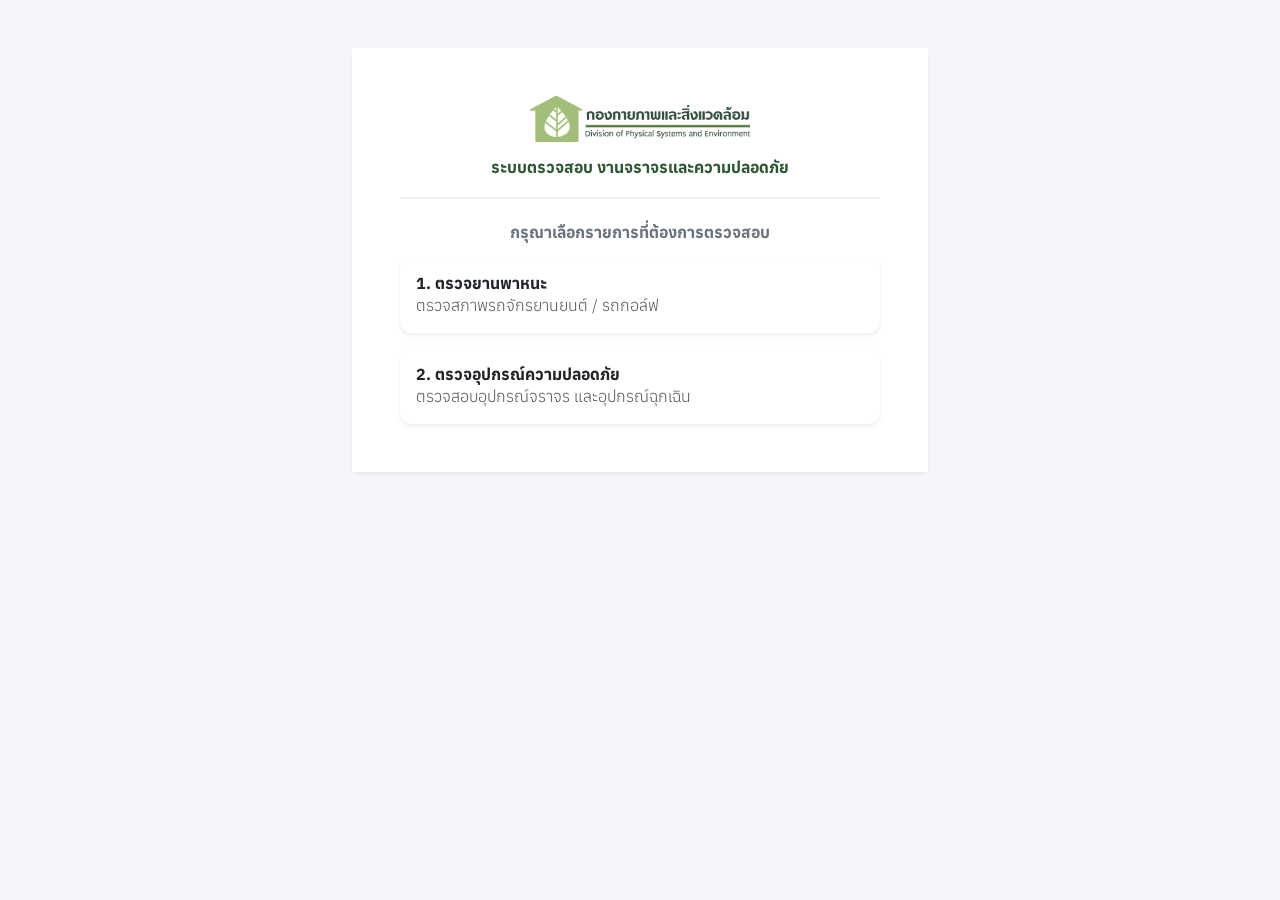
<file: index.html>
<!DOCTYPE html>
<html lang="th">
<head>
    <meta charset="UTF-8">
    <meta name="viewport" content="width=device-width, initial-scale=1.0">
    <title>เมนูหลัก - ระบบตรวจยานพาหนะ</title>
    <link href="https://cdn.jsdelivr.net/npm/bootstrap@5.3.0/dist/css/bootstrap.min.css" rel="stylesheet">
    <link rel="stylesheet" href="style.css">
</head>
<body style="background-color: #f4f6f9;">

    <div class="container py-4 pb-5" style="max-width: 600px;">
        <!-- กล่องกระดาษฟอร์ม -->
        <div class="card border-0 shadow-sm rounded-3 mt-4">
            <div class="card-body p-4 p-md-5 bg-white">
                
                <!-- ส่วนหัว: โลโก้ และ ชื่อฟอร์ม -->
                <div class="text-center mb-4 pb-3" style="border-bottom: 2px solid #f0f0f0;">
                    <img src="LOGO.png" alt="กองกายภาพและสิ่งแวดล้อม" style="max-width: 220px; height: auto;" class="mb-3">
                    <h5 class="fw-bold mb-1" style="color: #2e5831;">ระบบตรวจสอบ งานจราจรและความปลอดภัย</h5>
                </div>
                
                <h6 class="fw-bold mb-3 text-secondary text-center">กรุณาเลือกรายการที่ต้องการตรวจสอบ</h6>
                
                <div class="d-flex flex-column gap-3">
                    <!-- เมนูที่ 1 -->
                    <a href="list.html?dept=traffic" class="text-decoration-none">
                        <div class="card card-dept shadow-sm border-0 p-3 bg-white">
                            <div>
                                <h6 class="fw-bold mb-0 text-dark">1. ตรวจยานพาหนะ</h6>
                                <small class="text-muted">ตรวจสภาพรถจักรยานยนต์ / รถกอล์ฟ</small>
                            </div>
                        </div>
                    </a>

                    <!-- เมนูที่ 2 -->
                    <a href="equipment_form.html" class="text-decoration-none">
                        <div class="card card-dept shadow-sm border-0 p-3 bg-white">
                            <div>
                                <h6 class="fw-bold mb-0 text-dark">2. ตรวจอุปกรณ์ความปลอดภัย</h6>
                                <small class="text-muted">ตรวจสอบอุปกรณ์จราจร และอุปกรณ์ฉุกเฉิน</small>
                            </div>
                        </div>
                    </a>
                </div>

            </div>
        </div>
    </div>

</body>
</html>
</file>
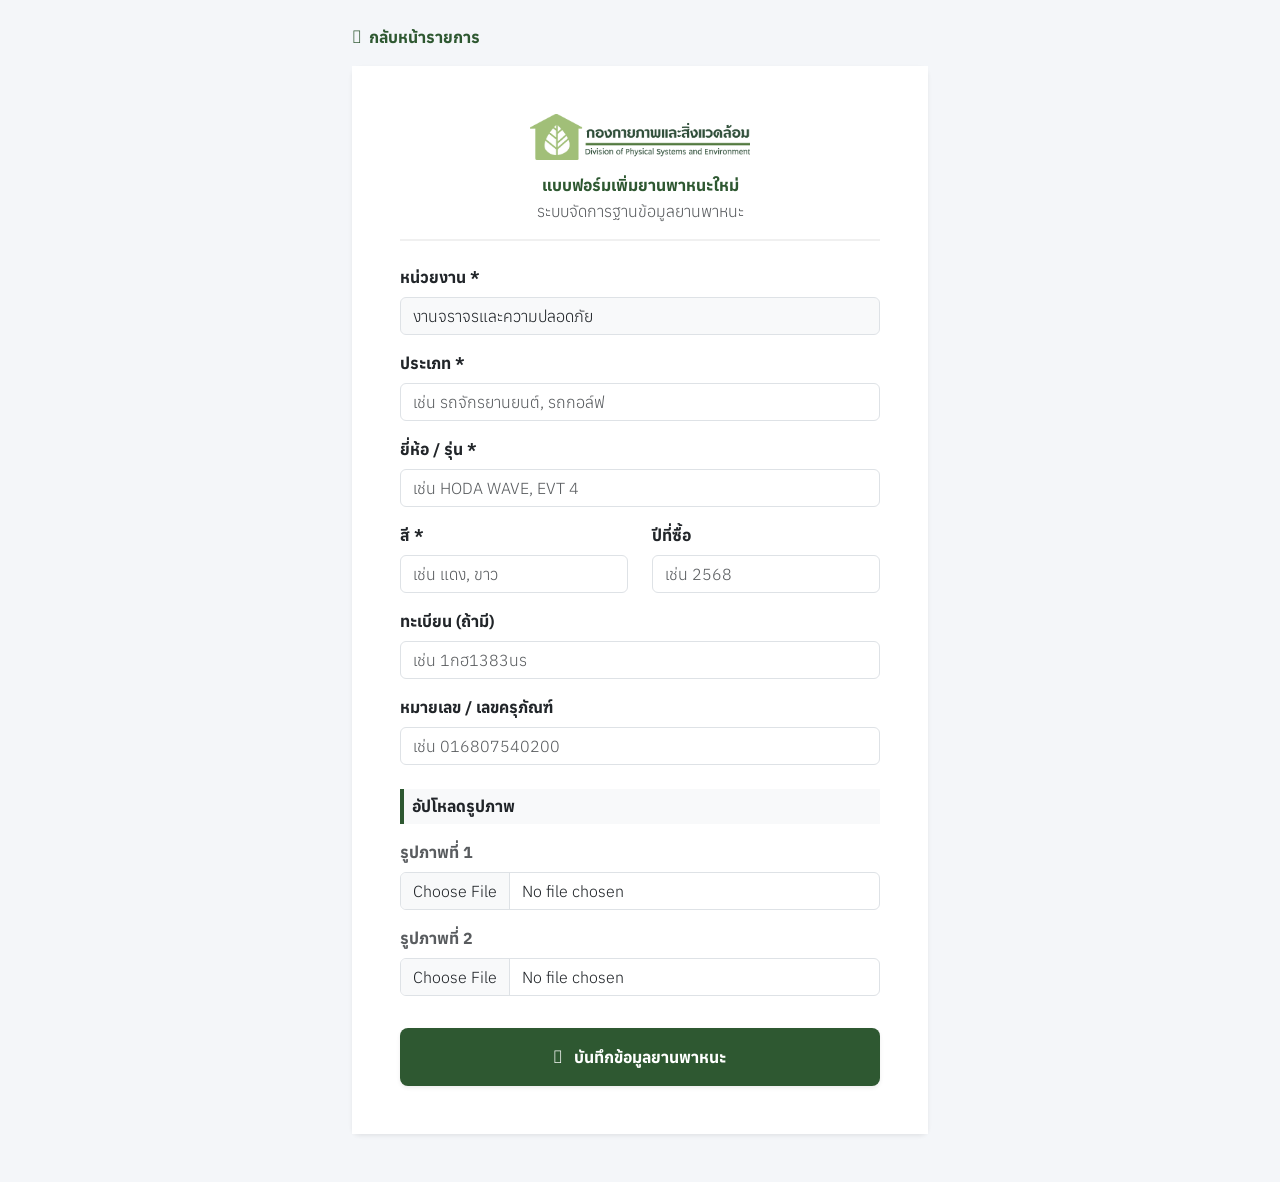
<file: add_data.html>
<!DOCTYPE html>
<html lang="th">
<head>
    <meta charset="UTF-8">
    <meta name="viewport" content="width=device-width, initial-scale=1.0">
    <title>เพิ่มยานพาหนะใหม่</title>
    <link href="https://cdn.jsdelivr.net/npm/bootstrap@5.3.0/dist/css/bootstrap.min.css" rel="stylesheet">
    <link rel="stylesheet" href="https://cdnjs.cloudflare.com/ajax/libs/font-awesome/6.4.0/css/all.min.css">
    <link rel="stylesheet" href="style.css">
</head>
<body style="background-color: #f4f6f9;">

    <div class="container py-4 pb-5" style="max-width: 600px;">
        <!-- ปุ่มย้อนกลับ -->
        <div class="mb-3">
            <button id="btn-back" class="btn btn-link text-decoration-none fw-bold p-0" style="color: #2e5831;" onclick="goBack()">
                <i class="fa-solid fa-arrow-left me-1"></i> กลับหน้ารายการ
            </button>
        </div>

        <div class="card border-0 shadow-sm rounded-3">
            <div class="card-body p-4 p-md-5 bg-white">
                
                <!-- ส่วนหัว: โลโก้ และ ชื่อฟอร์ม -->
                <div class="text-center mb-4 pb-3" style="border-bottom: 2px solid #f0f0f0;">
                    <img src="LOGO.png" alt="กองกายภาพและสิ่งแวดล้อม" style="max-width: 220px; height: auto;" class="mb-3">
                    <h5 class="fw-bold mb-1" style="color: #2e5831;">แบบฟอร์มเพิ่มยานพาหนะใหม่</h5>
                    <small class="text-muted">ระบบจัดการฐานข้อมูลยานพาหนะ</small>
                </div>

                <form id="add-vehicle-form">
                    <div class="mb-3">
                        <label class="form-label fw-bold">หน่วยงาน *</label>
                        <input type="text" id="department" class="form-control bg-light" readonly>
                    </div>
                    <div class="mb-3">
                        <label class="form-label fw-bold">ประเภท *</label>
                        <input type="text" id="type" class="form-control" placeholder="เช่น รถจักรยานยนต์, รถกอล์ฟ" required>
                    </div>
                    <div class="mb-3">
                        <label class="form-label fw-bold">ยี่ห้อ / รุ่น *</label>
                        <input type="text" id="model" class="form-control" placeholder="เช่น HODA WAVE, EVT 4" required>
                    </div>
                    <div class="row mb-3">
                        <div class="col-6">
                            <label class="form-label fw-bold">สี *</label>
                            <input type="text" id="color" class="form-control" placeholder="เช่น แดง, ขาว" required>
                        </div>
                        <div class="col-6">
                            <label class="form-label fw-bold">ปีที่ซื้อ</label>
                            <input type="text" id="buyYear" class="form-control" placeholder="เช่น 2568">
                        </div>
                    </div>
                    <div class="mb-3">
                        <label class="form-label fw-bold">ทะเบียน (ถ้ามี)</label>
                        <input type="text" id="plate" class="form-control" placeholder="เช่น 1กฮ1383นร">
                    </div>
                    <div class="mb-4">
                        <label class="form-label fw-bold">หมายเลข / เลขครุภัณฑ์</label>
                        <input type="text" id="assetCode" class="form-control" placeholder="เช่น 016807540200">
                    </div>
                    
                    <h6 class="fw-bold mt-4 mb-3 p-2 text-dark" style="border-left: 4px solid #2e5831; background-color: #f8f9fa;">อัปโหลดรูปภาพ</h6>
                    <div class="mb-3">
                        <label class="form-label text-muted small fw-bold">รูปภาพที่ 1</label>
                        <input type="file" id="img1File" class="form-control" accept="image/*">
                    </div>
                    <div class="mb-4">
                        <label class="form-label text-muted small fw-bold">รูปภาพที่ 2</label>
                        <input type="file" id="img2File" class="form-control" accept="image/*">
                    </div>

                    <button type="submit" class="btn w-100 py-3 fw-bold text-white shadow-sm rounded-3 mt-2" id="submit-btn" style="background-color: #2e5831; font-size: 16px;">
                        <i class="fa-solid fa-cloud-arrow-up me-2"></i> บันทึกข้อมูลยานพาหนะ
                    </button>
                </form>
            </div>
        </div>
    </div>

    <script src="config.js"></script>
    <script>
        const urlParams = new URLSearchParams(window.location.search);
        const deptKey = urlParams.get('dept') || 'traffic';
        const DEPT_MAP = {
            'traffic': 'งานจราจรและความปลอดภัย',
            'salaya': 'อาคารศาลายา กองกายภาพฯ'
        };
        document.getElementById('department').value = DEPT_MAP[deptKey] || "งานจราจรและความปลอดภัย";

        function goBack() { window.location.href = `list.html?dept=${deptKey}`; }

        function fileToBase64(file) {
            return new Promise((resolve, reject) => {
                if (!file) resolve('');
                const reader = new FileReader();
                reader.readAsDataURL(file);
                reader.onload = () => resolve(reader.result);
                reader.onerror = error => reject(error);
            });
        }

        document.getElementById('add-vehicle-form').addEventListener('submit', async (e) => {
            e.preventDefault();
            const btn = document.getElementById('submit-btn');
            btn.disabled = true;
            btn.innerHTML = `<span class="spinner-border spinner-border-sm me-2"></span> กำลังบันทึก...`;

            try {
                const img1File = document.getElementById('img1File').files[0];
                const img2File = document.getElementById('img2File').files[0];
                const img1Data = await fileToBase64(img1File);
                const img2Data = await fileToBase64(img2File);

                const payload = {
                    action: "add_vehicle",
                    department: document.getElementById('department').value,
                    type: document.getElementById('type').value,
                    model: document.getElementById('model').value,
                    color: document.getElementById('color').value,
                    plate: document.getElementById('plate').value || '-',
                    assetCode: document.getElementById('assetCode').value || '-',
                    img1Data: img1Data,
                    img1Name: img1File ? img1File.name : '',
                    img2Data: img2Data,
                    img2Name: img2File ? img2File.name : '',
                    buyYear: document.getElementById('buyYear').value || ''
                };

                await fetch(CONFIG.GAS_URL, {
                    method: 'POST', mode: 'no-cors',
                    headers: { 'Content-Type': 'application/json' },
                    body: JSON.stringify(payload)
                });
                alert('เพิ่มข้อมูลเรียบร้อยแล้ว');
                sessionStorage.removeItem("gasVehicleData_" + document.getElementById('department').value);
                goBack();
            } catch (err) {
                alert('เกิดข้อผิดพลาด');
                btn.disabled = false;
                btn.innerHTML = `<i class="fa-solid fa-cloud-arrow-up me-2"></i> บันทึกข้อมูลยานพาหนะ`;
            }
        });
    </script>
</body>
</html>
</file>
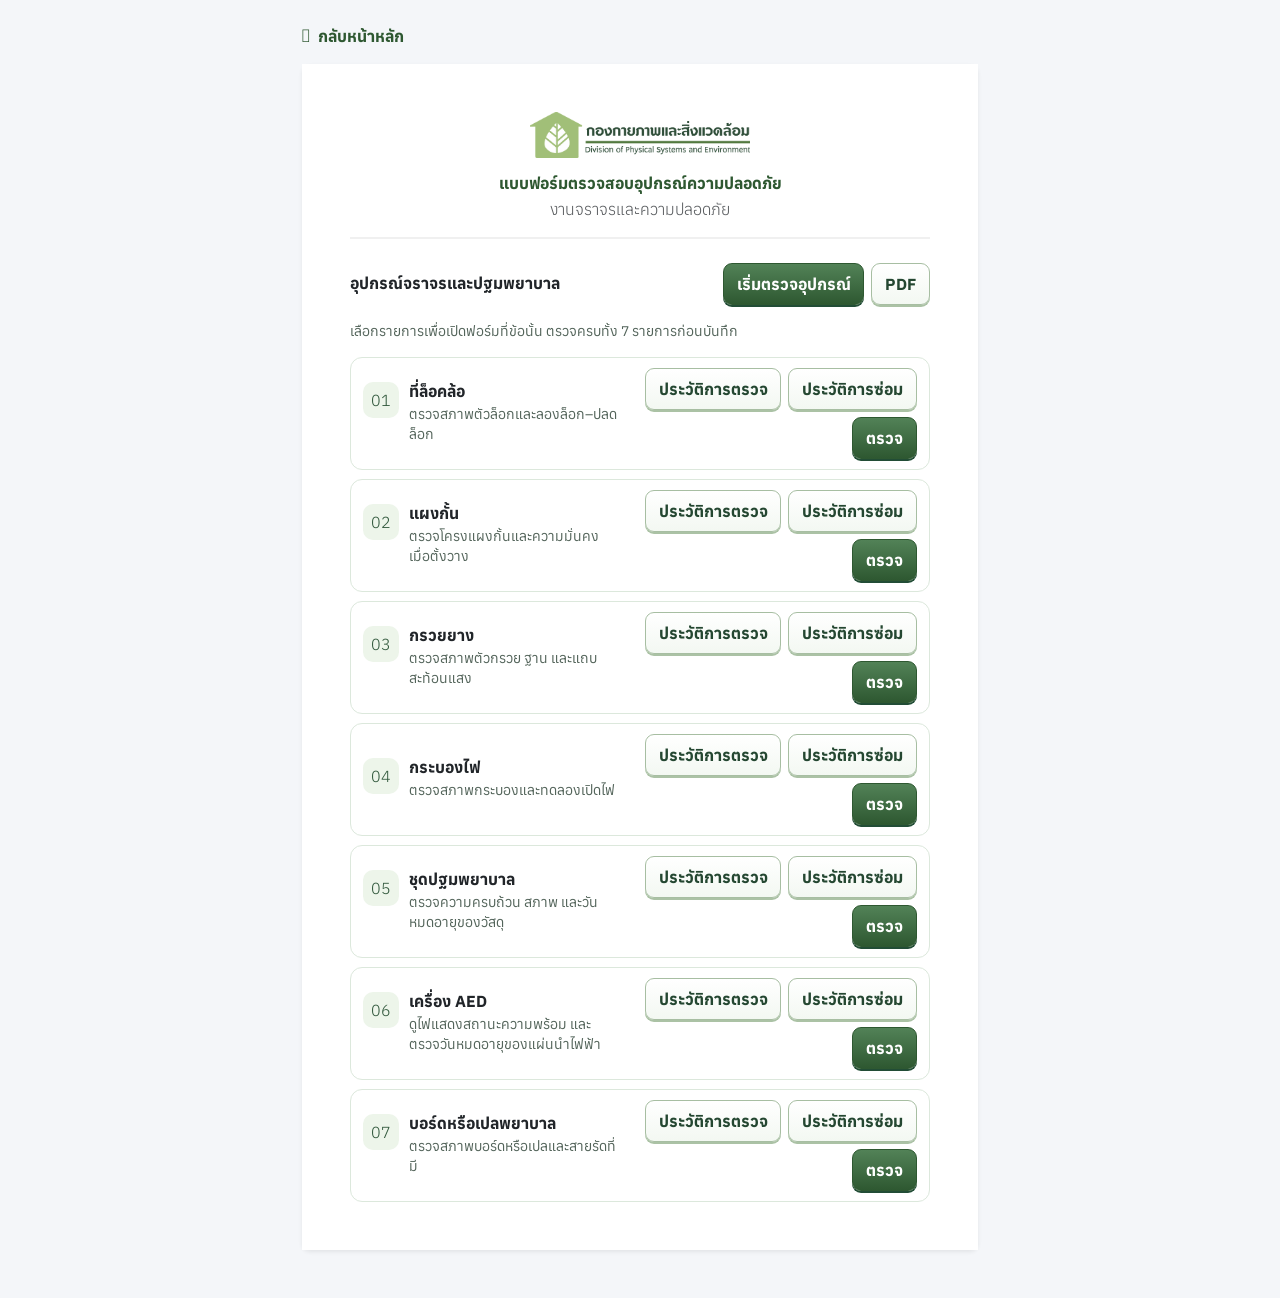
<file: equipment_form.html>
<!DOCTYPE html>
<html lang="th">
<head>
    <meta charset="UTF-8">
    <meta name="viewport" content="width=device-width, initial-scale=1.0">
    <title>แบบฟอร์มตรวจสอบอุปกรณ์ความปลอดภัย</title>
    <link href="https://cdn.jsdelivr.net/npm/bootstrap@5.3.0/dist/css/bootstrap.min.css" rel="stylesheet">
    <link rel="stylesheet" href="https://cdnjs.cloudflare.com/ajax/libs/font-awesome/6.4.0/css/all.min.css">
    <link rel="stylesheet" href="style.css">
    <link rel="stylesheet" href="equipment-history.css?v=7">
</head>
<body style="background-color: #f4f6f9;">

    <div class="container py-4 pb-5" style="max-width: 700px;">

        <!-- ปุ่มย้อนกลับ เอามาวางเหนือการ์ดฟอร์มเล็กน้อย -->
        <div class="mb-3">
            <a href="index.html" class="text-decoration-none fw-bold" style="color: #2e5831;">
                <i class="fa-solid fa-arrow-left me-1"></i> กลับหน้าหลัก
            </a>
        </div>

        <!-- กล่องกระดาษฟอร์ม (ก้อนเดียวกันทั้งหมด) -->
        <div class="card border-0 shadow-sm rounded-3">
            <div class="card-body p-4 p-md-5 bg-white">

                <!-- ส่วนหัว: โลโก้ และ ชื่อฟอร์ม -->
                <div class="text-center mb-4 pb-3" style="border-bottom: 2px solid #f0f0f0;">
                    <img src="LOGO.png" alt="กองกายภาพและสิ่งแวดล้อม" style="max-width: 220px; height: auto;" class="mb-3">
                    <h5 class="fw-bold mb-1" style="color: #2e5831;">แบบฟอร์มตรวจสอบอุปกรณ์ความปลอดภัย</h5>
                    <small class="text-muted">งานจราจรและความปลอดภัย</small>
                </div>

                <!-- เริ่มตัวฟอร์ม -->
                <section id="equipment-inventory">
  <div class="eq-toolbar"><h2>อุปกรณ์จราจรและปฐมพยาบาล</h2><div class="eq-item-actions eq-inventory-actions"><button type="button" id="equipment-start" class="eq-button eq-primary">เริ่มตรวจอุปกรณ์</button><button type="button" id="equipment-fleet-pdf" class="eq-button" aria-label="ดาวน์โหลด PDF อุปกรณ์ทั้งหมด" aria-describedby="equipment-fleet-status">PDF</button></div></div>
  <p id="equipment-list-scope" class="eq-intro">เลือกรายการเพื่อเปิดฟอร์มที่ข้อนั้น ตรวจครบทั้ง 7 รายการก่อนบันทึก</p>
  <p id="equipment-fleet-status" role="status" aria-live="polite" class="eq-intro" hidden></p>
  <div id="equipment-items" class="eq-items"></div>
</section>
<dialog id="repair-history" aria-labelledby="repair-title">
  <div class="eq-toolbar"><h2 id="repair-title"></h2><button id="repair-close" class="eq-button" type="button">ปิด</button></div>
  <p id="repair-state" role="status" aria-live="polite"></p>
  <div class="table-responsive" id="repair-table" hidden>
    <table class="table table-sm"><thead><tr><th scope="col">วันที่ซ่อม</th><th scope="col">รายการซ่อมบำรุง</th><th scope="col">ผล / สถานะ</th></tr></thead><tbody id="repair-rows"></tbody></table>
  </div>
  <button id="repair-pdf" class="eq-button eq-primary" type="button" hidden>ดาวน์โหลด PDF</button>
</dialog>
<dialog id="equipment-check-history" aria-labelledby="check-history-title">
  <div class="eq-toolbar"><h2 id="check-history-title"></h2><button id="check-history-close" class="eq-button" type="button">ปิด</button></div>
  <div id="check-history-tools" class="eq-toolbar eq-check-tools" hidden>
    <label for="check-history-year">ปี พ.ศ. <select id="check-history-year"></select></label>
    <button id="check-history-pdf" type="button" class="eq-button eq-primary">ดาวน์โหลด PDF</button>
  </div>
  <p id="check-history-state" role="status" aria-live="polite"></p>
  <div class="table-responsive" id="check-history-table" hidden>
    <table class="table table-sm"><thead><tr><th scope="col">เดือน</th><th scope="col">ผลการตรวจ</th><th scope="col">ชื่อผู้ตรวจ</th></tr></thead><tbody id="check-history-rows"></tbody></table>
  </div>
</dialog>
                <form id="equipment-form" hidden>
                    <button type="button" id="equipment-return" class="eq-button mb-3">กลับรายการอุปกรณ์</button>
                    <p id="equipment-scope" class="alert alert-light border py-2">แบบฟอร์มนี้ใช้ตรวจและบันทึกผลทั้ง 7 รายการ ปุ่มตรวจบนการ์ดเป็นทางลัดไปยังรายการที่เลือกเท่านั้น</p>
                    <div class="row mb-4">
                        <div class="col-6">
                            <label for="inspectDate" class="form-label text-muted small fw-bold">วันที่ตรวจ</label>
                            <input type="date" class="form-control" id="inspectDate" required>
                        </div>
                        <div class="col-6">
                            <label for="inspectorName" class="form-label text-muted small fw-bold">ผู้ตรวจ</label>
                            <input type="text" class="form-control border-success" id="inspectorName" placeholder="ชื่อผู้ตรวจ" required>
                        </div>
                    </div>

                    <script>
                        const formSections = [
                            {
                                title: "1. อุปกรณ์จราจรและปฐมพยาบาล",
                                items: [
                                    {id: 'eq_light', active: false, name: 'ไฟฉุกเฉิน (ไฟสามเหลี่ยมหยุดตรวจ)', description: 'ตรวจสภาพตัวโคมและทดลองเปิดไฟสัญญาณ'},
                                    {id: 'eq_lock', name: 'ที่ล็อคล้อ', description: 'ตรวจสภาพตัวล็อกและลองล็อก–ปลดล็อก'},
                                    {id: 'eq_radio', active: false, name: 'วิทยุสื่อสาร', description: 'ทดลองเปิดเครื่อง รับ–ส่งเสียง และตรวจระดับแบตเตอรี่'},
                                    {id: 'eq_barrier', name: 'แผงกั้น', description: 'ตรวจโครงแผงกั้นและความมั่นคงเมื่อตั้งวาง'},
                                    {id: 'eq_cone', name: 'กรวยยาง', description: 'ตรวจสภาพตัวกรวย ฐาน และแถบสะท้อนแสง'},
                                    {id: 'eq_baton', name: 'กระบองไฟ', description: 'ตรวจสภาพกระบองและทดลองเปิดไฟ'},
                                    {id: 'eq_firstaid', name: 'ชุดปฐมพยาบาล', description: 'ตรวจความครบถ้วน สภาพ และวันหมดอายุของวัสดุ'},
                                    {id: 'eq_aed', name: 'เครื่อง AED', description: 'ดูไฟแสดงสถานะความพร้อม และตรวจวันหมดอายุของแผ่นนำไฟฟ้า'},
                                    {id: 'eq_board', name: 'บอร์ดหรือเปลพยาบาล', description: 'ตรวจสภาพบอร์ดหรือเปลและสายรัดที่มี'}
                                ]
                            }
                        ];

                        formSections.forEach(section => {
                            // ปรับสไตล์หัวข้อให้คล้ายตัวอย่าง (มีเส้นขอบซ้าย)
                            document.write(`<h6 class="fw-bold mt-4 mb-3 p-2 text-dark" style="border-left: 4px solid #2e5831; background-color: #f8f9fa;">${section.title}</h6>`);
                            section.items.filter(item => item.active !== false).forEach(item => {
                                document.write(`
                                <div class="card mb-3 border-0 border-bottom rounded-0 shadow-none">
                                    <div class="card-body p-2 px-3">
                                        <h3 class="fw-bold mb-2 text-dark" style="font-size: 15px;">${item.name}</h3>
                                        <p class="eq-description">${item.description}</p>
                                        <div class="d-flex gap-4">
                                            <div class="form-check">
                                                <input class="form-check-input" type="radio" name="${item.id}" id="${item.id}_ready" value="พร้อมใช้งาน" checked
                                                    onchange="document.getElementById('reason_box_${item.id}').style.display='none'; document.getElementById('reason_input_${item.id}').removeAttribute('required');">
                                                <label class="form-check-label text-success fw-bold" for="${item.id}_ready">พร้อมใช้งาน</label>
                                            </div>
                                            <div class="form-check">
                                                <input class="form-check-input" type="radio" name="${item.id}" id="${item.id}_broken" value="ชำรุด"
                                                    onchange="document.getElementById('reason_box_${item.id}').style.display='block'; document.getElementById('reason_input_${item.id}').setAttribute('required', 'true');">
                                                <label class="form-check-label text-danger fw-bold" for="${item.id}_broken">ชำรุด/ไม่พร้อม</label>
                                            </div>
                                        </div>

                                        <div id="reason_box_${item.id}" style="display: none; margin-top: 12px;">
                                            <input type="text" class="form-control bg-light border-danger text-danger" id="reason_input_${item.id}" placeholder="ระบุสาเหตุที่ชำรุดหรือระบุอาการ..." style="font-size: 14px;">
                                        </div>
                                    </div>
                                </div>
                                `);
                            });
                        });

                    </script>

                    <div class="mb-4 mt-4">
                        <label class="form-label text-muted small fw-bold">2. หมายเหตุ (ถ้ามี)</label>
                        <textarea class="form-control" id="equipmentRemark" rows="3" placeholder="ระบุหมายเหตุเพิ่มเติม..."></textarea>
                    </div>

                    <div class="form-check mb-2">
                        <input class="form-check-input" type="checkbox" id="equipment-review" required>
                        <label class="form-check-label" for="equipment-review">ยืนยันว่าตรวจและทบทวนผลครบทั้ง 7 รายการแล้ว</label>
                    </div>

                    <button type="submit" class="btn w-100 py-3 fw-bold text-white shadow-sm rounded-3 mt-3" style="background-color: #2e5831; font-size: 16px;">
                        <i class="fa-solid fa-floppy-disk me-2"></i> บันทึกผลตรวจทั้ง 7 รายการ
                    </button>
                </form>
            </div>
        </div>
    </div>

    <script src="config.js"></script>
    <script src="inspection-date.js?v=1"></script>
    <script src="assets/vehicle-pdf/pdfmake.min.js" defer></script>
    <script src="equipment-history.js?v=20261127-inspector" defer></script>
    <script>
        const inspectDateField = document.getElementById('inspectDate');
        function resetEquipmentInspectionDate() {
            inspectDateField.max = InspectionDate.today();
            inspectDateField.value = inspectDateField.max;
        }
        const reviewField = document.getElementById('equipment-review');
        const equipmentForm = document.getElementById('equipment-form');
        equipmentForm.addEventListener('input', event => {
            if (event.target !== reviewField) reviewField.checked = false;
        });
        resetEquipmentInspectionDate();
        window.addEventListener('pageshow', (event) => {
            if (event.persisted) {
                resetEquipmentInspectionDate();
                reviewField.checked = false;
            }
        });
        equipmentForm.addEventListener('submit', async function(e) {
            e.preventDefault();
            const selectedDate = inspectDateField.value;
            if (!inspectDateField.reportValidity() || !reviewField.reportValidity()) return;
            if (!InspectionDate.parse(selectedDate) || selectedDate > InspectionDate.today()) {
                alert('กรุณาเลือกวันที่ตรวจที่ไม่เกินวันนี้');
                return;
            }

            const submitBtn = this.querySelector('button[type="submit"]');
            submitBtn.disabled = true;
            submitBtn.innerHTML = `<span class="spinner-border spinner-border-sm me-2"></span> กำลังบันทึกข้อมูล...`;

            // Keep the two retired backend fields in place without recording a pass.
            const equipmentDetails = {eq_light:'ไม่อยู่ในรายการตรวจ',eq_radio:'ไม่อยู่ในรายการตรวจ'};
            const itemIds = formSections.flatMap(section => section.items.filter(item => item.active !== false).map(item => item.id));

            itemIds.forEach(id => {
                let status = "พร้อมใช้งาน";
                if (document.getElementById(id + '_broken').checked) {
                    let reason = document.getElementById('reason_input_' + id).value;
                    status = "ชำรุด: " + reason;
                }
                equipmentDetails[id] = status;
            });

            const payload = {
                action: "equipment_inspection",
                inspectDate: selectedDate,
                inspectorName: document.getElementById('inspectorName').value,
                remark: document.getElementById('equipmentRemark').value,
                ...equipmentDetails
            };

            try {
                await fetch(CONFIG.GAS_URL, {
                    method: 'POST',
                    mode: 'no-cors',
                    headers: { 'Content-Type': 'application/json' },
                    body: JSON.stringify(payload)
                });

                alert('ส่งข้อมูลการตรวจอุปกรณ์แล้ว แต่เว็บยังยืนยันการบันทึกไม่ได้');
                window.location.href = 'index.html';

            } catch (error) {
                console.error("Error:", error);
                alert('เกิดข้อผิดพลาดในการเชื่อมต่อ กรุณาลองใหม่อีกครั้ง');
                submitBtn.disabled = false;
                submitBtn.innerHTML = `<i class="fa-solid fa-floppy-disk me-2"></i> บันทึกผลตรวจทั้ง 7 รายการ`;
            }
        });
    </script>
</body>
</html>
</file>
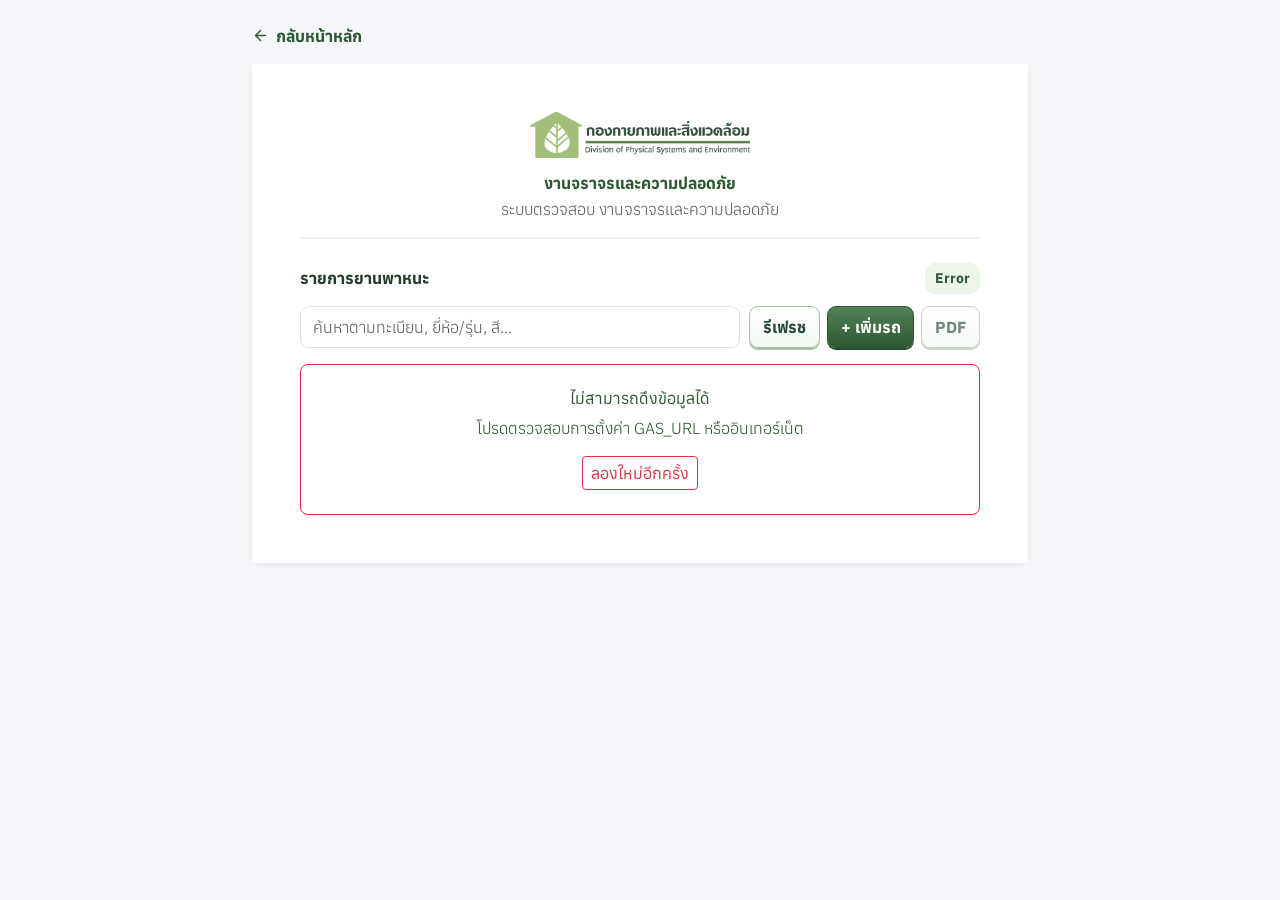
<file: list.html>
<!DOCTYPE html>
<html lang="th">
<head>
    <meta charset="UTF-8">
    <meta name="viewport" content="width=device-width, initial-scale=1.0">
    <title>รายการยานพาหนะ</title>
    <link href="https://cdn.jsdelivr.net/npm/bootstrap@5.3.0/dist/css/bootstrap.min.css" rel="stylesheet">
    <link rel="stylesheet" href="https://cdnjs.cloudflare.com/ajax/libs/font-awesome/6.4.0/css/all.min.css">
    <link rel="stylesheet" href="style.css">
    <link rel="stylesheet" href="equipment-history.css?v=4">
    <link rel="stylesheet" href="vehicle-list-theme.css?v=1">
</head>
<body style="background-color: #f4f6f9;">

    <div class="container py-4 pb-5" style="max-width: 800px;">
        <!-- ปุ่มย้อนกลับ -->
        <div class="mb-3">
            <a href="index.html" class="text-decoration-none fw-bold" style="color: #2e5831;">
                <svg class="vehicle-back-icon" aria-hidden="true" width="17" height="17" viewBox="0 0 24 24" fill="none" stroke="currentColor" stroke-width="2" stroke-linecap="round" stroke-linejoin="round"><path d="m12 19-7-7 7-7M5 12h14"/></svg> กลับหน้าหลัก
            </a>
        </div>

        <div class="card border-0 shadow-sm rounded-3">
            <div class="card-body p-4 p-md-5 bg-white">
                
                <!-- ส่วนหัว: โลโก้ และ ชื่อฟอร์ม -->
                <div class="text-center mb-4 pb-3" style="border-bottom: 2px solid #f0f0f0;">
                    <img src="LOGO.png" alt="กองกายภาพและสิ่งแวดล้อม" style="max-width: 220px; height: auto;" class="mb-3">
                    <h5 class="fw-bold mb-1" style="color: #2e5831;" id="dept-title-display">กำลังโหลด...</h5>
                    <small class="text-muted">ระบบตรวจสอบ งานจราจรและความปลอดภัย</small>
                </div>

                <!-- ==================== หน้าแสดงรายการรถ ==================== -->
                <div id="page-list">
                    <div class="eq-toolbar vehicle-toolbar">
                        <h2>รายการยานพาหนะ</h2>
                        <span id="vehicle-count" class="vehicle-count" aria-live="polite">0 คัน</span>
                    </div>
                    <div class="vehicle-tools">
                        <input type="search" id="searchInput" class="form-control vehicle-search" aria-label="ค้นหายานพาหนะ" placeholder="ค้นหาตามทะเบียน, ยี่ห้อ/รุ่น, สี..." oninput="filterVehicles()">
                        <div class="vehicle-tools-actions">
                            <button type="button" class="eq-button" onclick="clearCacheAndReload()">รีเฟรช</button>
                            <button type="button" class="eq-button eq-primary" onclick="goToAddDataPage()">+ เพิ่มรถ</button>
                            <button type="button" id="fleet-pdf" class="eq-button" aria-label="PDF รายงานประวัติการตรวจยานพาหนะทุกคัน" aria-describedby="fleet-pdf-status" disabled>PDF</button>
                        </div>
                    </div>
                    <p id="fleet-pdf-status" role="status" aria-live="polite" class="eq-description mb-2" hidden></p>
                    <div id="vehicle-container" class="eq-items vehicle-items">
                        <div class="text-center text-muted py-5">กำลังดึงข้อมูล...</div>
                    </div>
                </div>

                <!-- ==================== หน้าฟอร์มตรวจรถ ==================== -->
                <div id="page-form" style="display: none;">
                    <div class="d-flex justify-content-between align-items-center mb-3">
                        <h5 class="fw-bold mb-0" style="color: #2e5831;">แบบฟอร์มตรวจสภาพยานพาหนะ</h5>
                        <button type="button" class="btn btn-sm btn-outline-secondary rounded-pill px-3" onclick="showSection('page-list')">ยกเลิก</button>
                    </div>
                    
                    <form id="inspection-form">
                        <div class="row mb-3">
                            <div class="col-6">
                                <label class="form-label text-muted small fw-bold">ทะเบียน / หมายเลข</label>
                                <input type="text" class="form-control bg-light" id="vehiclePlate" readonly>
                                <input type="hidden" id="vehicleAssetCode">
                            </div>
                            <div class="col-6">
                                <label class="form-label text-muted small fw-bold">ประเภท / ยี่ห้อ</label>
                                <input type="text" class="form-control bg-light" id="vehicleModel" readonly>
                            </div>
                        </div>
                        <div class="row mb-4">
                            <div class="col-6">
                                <label for="inspectionDate" class="form-label text-muted small fw-bold">วันที่ตรวจ</label>
                                <input type="date" class="form-control" id="inspectionDate" required>
                            </div>
                            <div class="col-6">
                                <label class="form-label text-muted small fw-bold">ผู้ตรวจ</label>
                                <input type="text" class="form-control border-success" id="inspectorName" placeholder="ชื่อผู้ตรวจ" required>
                            </div>
                        </div>
                        
                        <h6 class="fw-bold mt-4 mb-3 p-2 text-dark" style="border-left: 4px solid #2e5831; background-color: #f8f9fa;">หัวข้อการตรวจสอบ (8 รายการ)</h6>
                        
                        <script>
                            const items = [
                                {id: 'body', label: '1. สภาพตัวรถ / โครงสร้างภายนอก'}, 
                                {id: 'tires', label: '2. สภาพยางและล้อ'}, 
                                {id: 'brakes', label: '3. ระบบเบรก (หน้า/หลัง)'}, 
                                {id: 'lights', label: '4. ระบบไฟ (ไฟหน้า/เลี้ยว/ท้าย)'},
                                {id: 'horn', label: '5. แตร และ สัญญาณเตือน'}, 
                                {id: 'fluids', label: '6. ระดับน้ำมันเครื่อง / ของเหลว'},
                                {id: 'battery', label: '7. แบตเตอรี่ / ขับเคลื่อนไฟฟ้า'}, 
                                {id: 'engine', label: '8. สภาพเครื่องยนต์ / มอเตอร์'}
                            ];
                            items.forEach(item => {
                                document.write(`
                                <div class="mb-3 border-bottom pb-2">
                                    <label class="fw-bold mb-2 text-dark" style="font-size: 15px;">${item.label}</label>
                                    <div class="d-flex gap-4">
                                        <div class="form-check">
                                            <input class="form-check-input" type="radio" name="${item.id}" id="${item.id}_pass" value="pass" checked onchange="toggleReason('${item.id}')">
                                            <label class="form-check-label text-success fw-bold" for="${item.id}_pass">ปกติ</label>
                                        </div>
                                        <div class="form-check">
                                            <input class="form-check-input" type="radio" name="${item.id}" id="${item.id}_fail" value="fail" onchange="toggleReason('${item.id}')">
                                            <label class="form-check-label text-danger fw-bold" for="${item.id}_fail">ชำรุด</label>
                                        </div>
                                    </div>
                                    <input type="text" class="form-control bg-light border-danger text-danger mt-2 d-none" id="${item.id}_reason" placeholder="ระบุสาเหตุ..." style="font-size: 14px;">
                                </div>
                                `);
                            });
                        </script>

                        <div class="mb-4 mt-3">
                            <label class="form-label text-muted small fw-bold">หมายเหตุ (ถ้ามี)</label>
                            <textarea class="form-control" id="remark" rows="2" placeholder="ระบุหมายเหตุเพิ่มเติม..."></textarea>
                        </div>
                        <button type="submit" class="btn w-100 py-3 fw-bold text-white shadow-sm rounded-3 mt-2" style="background-color: #2e5831; font-size: 16px;">
                            <i class="fa-solid fa-floppy-disk me-2"></i> บันทึกข้อมูลการตรวจ
                        </button>
                    </form>
                </div>

            </div>
        </div>
    </div>

    <!-- Modal ประวัติการตรวจ (ซ่อนไว้) -->
    <div class="modal fade" id="historyModal" tabindex="-1" aria-hidden="true">
        <div class="modal-dialog modal-dialog-centered modal-lg">
            <div class="modal-content border-0 shadow">
                <div class="modal-header text-white" style="background-color: #2e5831;">
                    <h6 class="modal-title fw-bold">ประวัติการตรวจ (<span id="historyAssetCode"></span>)</h6>
                    <button type="button" class="btn-close btn-close-white" data-bs-dismiss="modal"></button>
                </div>
                <div class="modal-body p-0">
                    <div class="px-3 py-2 border-bottom d-flex flex-wrap gap-2 align-items-center">
                        <span id="historyVehiclePlate" class="me-auto"></span>
                        <label for="historyReportYear" class="visually-hidden">ปีของรายงาน</label>
                        <select id="historyReportYear" class="form-select form-select-sm w-auto" disabled></select>
                        <button type="button" id="historyPdfDownload" class="btn btn-sm btn-success" disabled>ดาวน์โหลด PDF</button>
                    </div>
                    <div id="historyPdfStatus" class="small px-3" role="status" aria-live="polite"></div>
                    <div id="historyListContainer"></div>
                </div>
            </div>
        </div>
    </div>

    <script src="https://cdn.jsdelivr.net/npm/bootstrap@5.3.0/dist/js/bootstrap.bundle.min.js"></script>
    <script src="config.js"></script>
    <script src="inspection-date.js?v=1"></script>
    <script src="assets/vehicle-pdf/pdfmake.min.js" defer></script>
    <script src="vehicle-history-pdf.js?v=20261125-fleet-identity"></script>
    <script src="script.js?v=20261125-fleet-identity"></script>
</body>
</html>
</file>
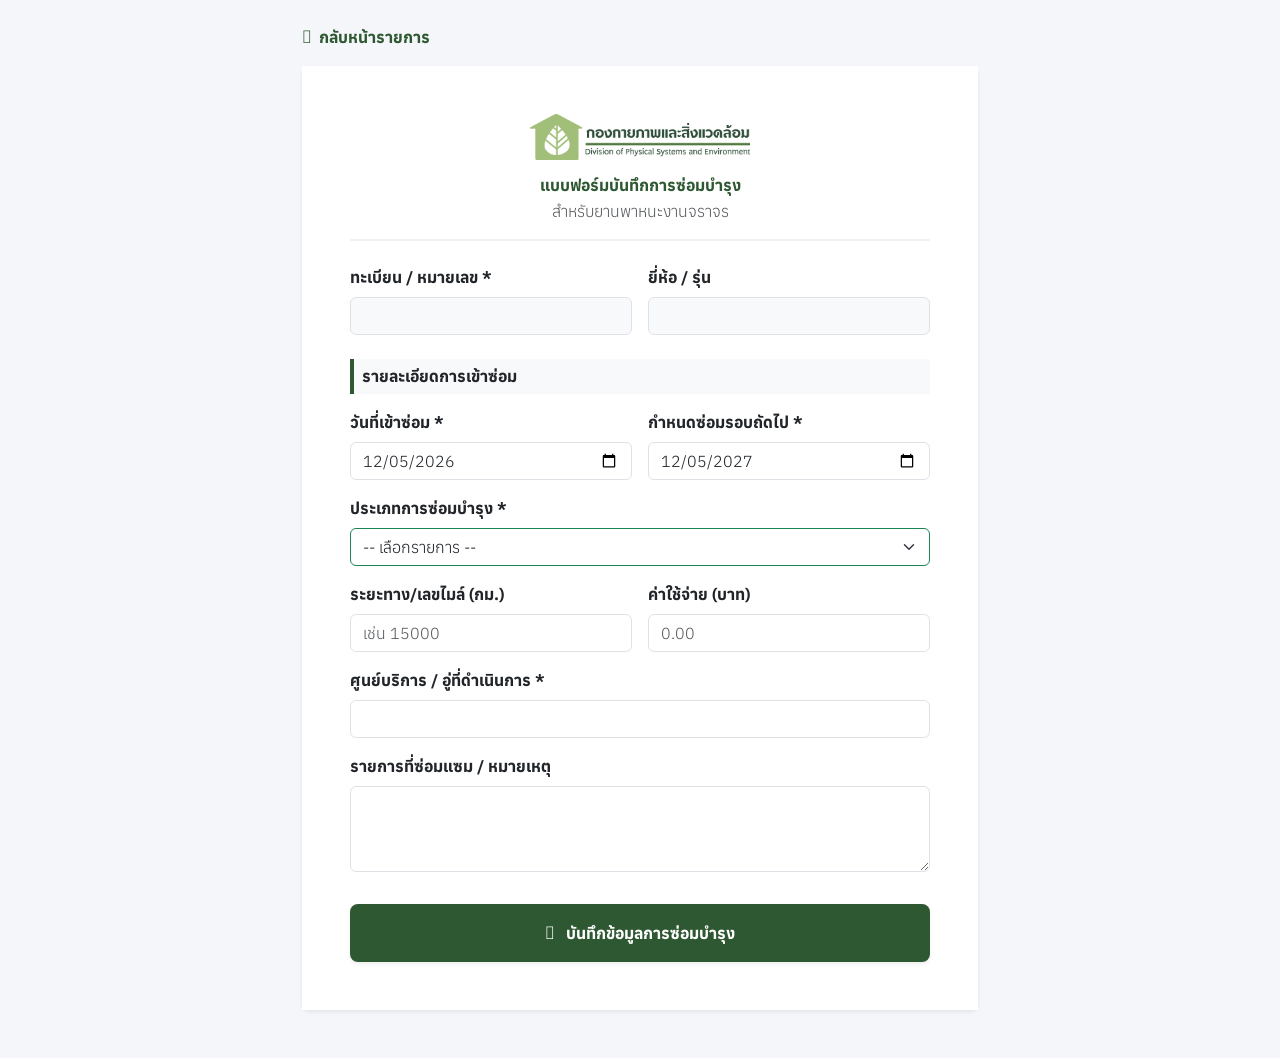
<file: maintenance_form.html>
<!DOCTYPE html>
<html lang="th">
<head>
    <meta charset="UTF-8">
    <meta name="viewport" content="width=device-width, initial-scale=1.0">
    <title>บันทึกการซ่อมบำรุงยานพาหนะ</title>
    <link href="https://cdn.jsdelivr.net/npm/bootstrap@5.3.0/dist/css/bootstrap.min.css" rel="stylesheet">
    <link rel="stylesheet" href="https://cdnjs.cloudflare.com/ajax/libs/font-awesome/6.4.0/css/all.min.css">
    <link rel="stylesheet" href="style.css">
</head>
<body style="background-color: #f4f6f9;">

    <div class="container py-4 pb-5" style="max-width: 700px;">
        <!-- ปุ่มย้อนกลับ -->
        <div class="mb-3">
            <button id="btn-back" class="btn btn-link text-decoration-none fw-bold p-0" style="color: #2e5831;">
                <i class="fa-solid fa-arrow-left me-1"></i> กลับหน้ารายการ
            </button>
        </div>

        <div class="card border-0 shadow-sm rounded-3">
            <div class="card-body p-4 p-md-5 bg-white">
                
                <!-- ส่วนหัว: โลโก้ และ ชื่อฟอร์ม -->
                <div class="text-center mb-4 pb-3" style="border-bottom: 2px solid #f0f0f0;">
                    <img src="LOGO.png" alt="กองกายภาพและสิ่งแวดล้อม" style="max-width: 220px; height: auto;" class="mb-3">
                    <h5 class="fw-bold mb-1" style="color: #2e5831;">แบบฟอร์มบันทึกการซ่อมบำรุง</h5>
                    <small class="text-muted">สำหรับยานพาหนะงานจราจร</small>
                </div>

                <form id="maintenance-form">
                    <div class="row g-3 mb-4">
                        <div class="col-md-6">
                            <label class="form-label fw-bold">ทะเบียน / หมายเลข *</label>
                            <input type="text" id="assetCode" class="form-control bg-light" required readonly>
                        </div>
                        <div class="col-md-6">
                            <label class="form-label fw-bold">ยี่ห้อ / รุ่น</label>
                            <input type="text" id="model" class="form-control bg-light" readonly>
                        </div>
                    </div>

                    <h6 class="fw-bold mt-4 mb-3 p-2 text-dark" style="border-left: 4px solid #2e5831; background-color: #f8f9fa;">รายละเอียดการเข้าซ่อม</h6>
                    <div class="row g-3 mb-3">
                        <div class="col-md-6">
                            <label class="form-label fw-bold">วันที่เข้าซ่อม *</label>
                            <input type="date" id="serviceDate" class="form-control" required>
                        </div>
                        <div class="col-md-6">
                            <label class="form-label fw-bold">กำหนดซ่อมรอบถัดไป *</label>
                            <input type="date" id="nextDueDate" class="form-control" required>
                        </div>
                    </div>
                    <div class="mb-3">
                        <label class="form-label fw-bold">ประเภทการซ่อมบำรุง *</label>
                        <select id="serviceType" class="form-select border-success" required>
                            <option value="" disabled selected>-- เลือกรายการ --</option>
                            <option value="ถ่ายน้ำมันเครื่อง / เปลี่ยนกรอง">ถ่ายน้ำมันเครื่อง / เปลี่ยนกรอง</option>
                            <option value="เปลี่ยนยาง / สลับยาง">เปลี่ยนยาง / สลับยาง</option>
                            <option value="ซ่อมแซมระบบเบรก">ซ่อมแซมระบบเบรก</option>
                            <option value="เปลี่ยนแบตเตอรี่ / ระบบไฟ">เปลี่ยนแบตเตอรี่ / ระบบไฟ</option>
                            <option value="ตรวจเช็กระยะประจำปี">ตรวจเช็กระยะประจำปี</option>
                            <option value="ซ่อมแซมอื่นๆ">ซ่อมแซมอื่นๆ</option>
                        </select>
                    </div>
                    <div class="row g-3 mb-3">
                        <div class="col-md-6">
                            <label class="form-label fw-bold">ระยะทาง/เลขไมล์ (กม.)</label>
                            <input type="number" id="mileage" class="form-control" placeholder="เช่น 15000">
                        </div>
                        <div class="col-md-6">
                            <label class="form-label fw-bold">ค่าใช้จ่าย (บาท)</label>
                            <input type="number" step="0.01" id="cost" class="form-control" placeholder="0.00">
                        </div>
                    </div>
                    <div class="mb-3">
                        <label class="form-label fw-bold">ศูนย์บริการ / อู่ที่ดำเนินการ *</label>
                        <input type="text" id="serviceBy" class="form-control" required>
                    </div>
                    <div class="mb-4">
                        <label class="form-label fw-bold">รายการที่ซ่อมแซม / หมายเหตุ</label>
                        <textarea id="note" class="form-control" rows="3"></textarea>
                    </div>

                    <button type="submit" class="btn w-100 py-3 fw-bold text-white shadow-sm rounded-3 mt-2" id="submit-btn" style="background-color: #2e5831; font-size: 16px;">
                        <i class="fa-solid fa-wrench me-2"></i> บันทึกข้อมูลการซ่อมบำรุง
                    </button>
                </form>
            </div>
        </div>
    </div>

    <script src="config.js"></script>
    <script>
        const urlParams = new URLSearchParams(window.location.search);
        const deptKey = urlParams.get('dept') || 'traffic';
        document.getElementById('btn-back').onclick = () => { window.location.href = `list.html?dept=${deptKey}`; };

        window.addEventListener('DOMContentLoaded', () => {
            document.getElementById('assetCode').value = urlParams.get('assetCode') || '';
            document.getElementById('model').value = urlParams.get('model') || '';
            document.getElementById('serviceDate').valueAsDate = new Date();
            const nextYear = new Date(); nextYear.setFullYear(nextYear.getFullYear() + 1);
            document.getElementById('nextDueDate').valueAsDate = nextYear;
        });

        document.getElementById('maintenance-form').addEventListener('submit', async (e) => {
            e.preventDefault();
            const btn = document.getElementById('submit-btn');
            btn.disabled = true;
            btn.innerHTML = `<span class="spinner-border spinner-border-sm me-2"></span> กำลังบันทึก...`;

            const payload = {
                action: "maintenance",
                assetCode: document.getElementById('assetCode').value,
                model: document.getElementById('model').value,
                serviceDate: document.getElementById('serviceDate').value,
                nextDueDate: document.getElementById('nextDueDate').value,
                serviceType: document.getElementById('serviceType').value,
                mileage: document.getElementById('mileage').value,
                cost: document.getElementById('cost').value,
                serviceBy: document.getElementById('serviceBy').value,
                note: document.getElementById('note').value
            };

            try {
                await fetch(CONFIG.GAS_URL, {
                    method: 'POST', mode: 'no-cors',
                    headers: { 'Content-Type': 'application/json' },
                    body: JSON.stringify(payload)
                });
                alert('บันทึกข้อมูลเรียบร้อยแล้ว');
                window.location.href = `list.html?dept=${deptKey}`;
            } catch (err) {
                alert('เกิดข้อผิดพลาด');
                btn.disabled = false;
                btn.innerHTML = `<i class="fa-solid fa-wrench me-2"></i> บันทึกข้อมูลการซ่อมบำรุง`;
            }
        });
    </script>
</body>
</html>
</file>
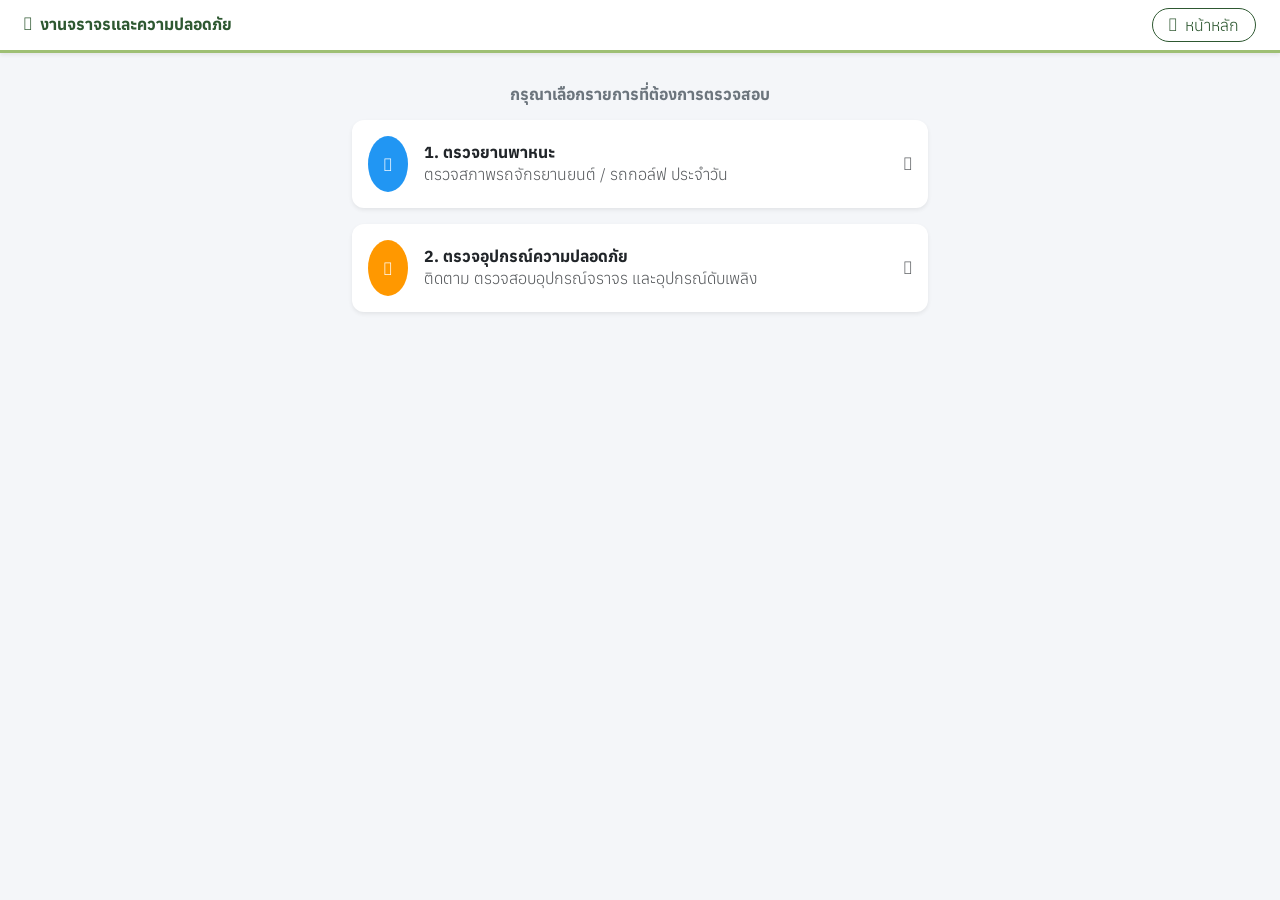
<file: traffic_menu.html>
<!DOCTYPE html>
<html lang="th">
<head>
    <meta charset="UTF-8">
    <meta name="viewport" content="width=device-width, initial-scale=1.0">
    <title>เมนูงานจราจร - ระบบตรวจยานพาหนะออนไลน์</title>
    <link href="https://cdn.jsdelivr.net/npm/bootstrap@5.3.0/dist/css/bootstrap.min.css" rel="stylesheet">
    <link rel="stylesheet" href="https://cdnjs.cloudflare.com/ajax/libs/font-awesome/6.4.0/css/all.min.css">
    <link rel="stylesheet" href="style.css">
</head>
<body>

    <nav class="navbar navbar-dark navbar-custom shadow-sm mb-4">
        <div class="container-fluid px-4 d-flex justify-content-between align-items-center">
            <span class="navbar-brand mb-0 h1 fs-6 fw-bold">
                <i class="fa-solid fa-traffic-light me-2"></i>งานจราจรและความปลอดภัย
            </span>
            <a href="index.html" class="btn btn-outline-light btn-sm rounded-pill px-3">
                <i class="fa-solid fa-home me-1"></i> หน้าหลัก
            </a>
        </div>
    </nav>

    <div class="container py-2" style="max-width: 600px;">
        <h6 class="fw-bold mb-3 text-secondary text-center">กรุณาเลือกรายการที่ต้องการตรวจสอบ</h6>
        
        <div class="d-flex flex-column gap-3">
            <!-- ไปหน้าตรวจยานพาหนะ (ระบบเดิม) -->
            <a href="list.html?dept=traffic" class="text-decoration-none">
                <div class="card card-dept shadow-sm border-0 p-3 bg-white d-flex flex-row align-items-center justify-content-between">
                    <div class="d-flex align-items-center gap-3">
                        <div class="rounded-circle p-3 text-white" style="background-color: #2196f3;">
                            <i class="fa-solid fa-motorcycle fa-lg"></i>
                        </div>
                        <div>
                            <h6 class="fw-bold mb-0 text-dark">1. ตรวจยานพาหนะ</h6>
                            <small class="text-muted">ตรวจสภาพรถจักรยานยนต์ / รถกอล์ฟ ประจำวัน</small>
                        </div>
                    </div>
                    <i class="fa-solid fa-chevron-right text-muted"></i>
                </div>
            </a>

            <!-- ไปหน้าตรวจอุปกรณ์ความปลอดภัย (หน้าฟอร์มใหม่) -->
            <a href="equipment_form.html" class="text-decoration-none">
                <div class="card card-dept shadow-sm border-0 p-3 bg-white d-flex flex-row align-items-center justify-content-between">
                    <div class="d-flex align-items-center gap-3">
                        <div class="rounded-circle p-3 text-white" style="background-color: #ff9800;">
                            <i class="fa-solid fa-triangle-exclamation fa-lg"></i>
                        </div>
                        <div>
                            <h6 class="fw-bold mb-0 text-dark">2. ตรวจอุปกรณ์ความปลอดภัย</h6>
                            <small class="text-muted">ติดตาม ตรวจสอบอุปกรณ์จราจร และอุปกรณ์ดับเพลิง</small>
                        </div>
                    </div>
                    <i class="fa-solid fa-chevron-right text-muted"></i>
                </div>
            </a>
        </div>
    </div>

</body>
</html>
</file>
<file: style.css>
@import url("https://fonts.googleapis.com/css2?family=Anuphan:wght@300;400;500;600;700&display=swap");
@import url('https://fonts.googleapis.com/css2?family=Sarabun:wght@300;400;500;600;700&display=swap');

* {
  font-family: "Anuphan", sans-serif !important;
  font-weight: 300 !important; 
  font-size: 16px !important; 
}

body {
  background-color: #f4f6f9;
  font-family: "Sarabun", sans-serif;
  -webkit-tap-highlight-color: transparent;
}

/* ปรับ Navbar เป็นสีขาว และมีเส้นขอบสีเขียวอ่อนด้านล่าง */
.navbar-custom {
  background-color: #ffffff !important;
  border-bottom: 3px solid #9ebf74 !important; /* สีเขียวอ่อนจากใบไม้ในโลโก้ */
}

/* ปรับสีข้อความและไอคอนใน Navbar ให้เป็นสีเขียวเข้ม */
.navbar-custom .navbar-brand,
.navbar-custom .btn-outline-light {
  color: #2e5831 !important; /* สีเขียวเข้มจากตัวหนังสือในโลโก้ */
  border-color: #2e5831 !important;
}

.navbar-custom .btn-outline-light:hover {
  background-color: #2e5831 !important;
  color: #ffffff !important;
}

.cursor-pointer {
  cursor: pointer;
}

.card-dept {
  border-radius: 12px;
  transition: transform 0.2s, background 0.2s;
}
.card-dept:active {
  transform: scale(0.98);
  background: #f1f8ee !important; /* เปลี่ยนเอฟเฟกต์กดเป็นโทนเขียวอ่อน */
}

.auto-slider-container {
    width: 80px !important;
    min-width: 80px !important;
    max-width: 80px !important;
    height: 80px !important;     
    min-height: 80px !important;
    max-height: 80px !important;
    overflow: hidden !important; 
    border-radius: 8px;
    box-shadow: 0 2px 4px rgba(0,0,0,0.15);
    flex-shrink: 0 !important;
    position: relative;
    background-color: #f8f9fa; 
}

/* เปลี่ยนคลาส danger และ primary ที่เคยเป็นสีน้ำเงิน ให้เป็นสีเขียวเข้ม */
.bg-danger, .bg-primary {
  background-color: #2e5831 !important;
}

.btn-danger, .btn-primary {
  background-color: #2e5831 !important;
  border-color: #2e5831 !important;
  color: #ffffff !important;
}

.text-danger, .text-primary {
  color: #2e5831 !important;
}
</file>
<file: equipment-history.css>
[hidden]{display:none!important}
.eq-toolbar{display:flex;align-items:center;justify-content:space-between;gap:10px;flex-wrap:wrap;margin-bottom:16px}
.eq-toolbar h2,.eq-item h2{font-size:1rem;margin:0;font-weight:700}
.eq-items{display:grid;gap:9px}
.eq-item{border:1px solid #dce8dc;border-radius:12px;padding:10px 12px;display:flex;align-items:center;justify-content:space-between;gap:10px;background:#fff}
.eq-item-label{display:flex;align-items:center;gap:10px;min-width:0}
.eq-order{display:grid;place-content:center;min-width:36px;height:36px;border-radius:10px;background:#edf5ea;color:#31583c;font-weight:700}
.eq-button{border:1px solid #a7bea2;border-radius:9px;padding:.5rem .8rem;min-height:42px;font-weight:700;color:#244731;cursor:pointer;background:linear-gradient(#fff,#f3f8f2);box-shadow:0 2px 0 #abc2a5}
.eq-primary{background:linear-gradient(#528257,#2e5831);color:white;border-color:#2e5831;box-shadow:0 2px 0 #224d36}
.eq-button:active:not(:disabled){transform:translateY(2px);box-shadow:none}
.eq-button:focus-visible{outline:2px solid #307f49;outline-offset:3px}
.eq-button:disabled{opacity:.65;cursor:wait}
#repair-history,#equipment-check-history{width:min(760px,calc(100% - 24px));border:1px solid #c9dfce;border-radius:14px;padding:18px;color:#173625;box-shadow:0 18px 48px #183b2940}
#repair-history::backdrop,#equipment-check-history::backdrop{background:#193c2e85}
#repair-title,#check-history-title{font-size:1.1rem}
#repair-rows td{white-space:pre-wrap;overflow-wrap:anywhere}
@media(max-width:390px){.eq-item{align-items:stretch;flex-direction:column}.eq-button{width:100%}}
.eq-item-actions{display:flex;flex-wrap:wrap;gap:7px;justify-content:flex-end;flex-shrink:0}.eq-item-actions .eq-button{white-space:nowrap}@media(max-width:460px){.eq-item{align-items:stretch;flex-direction:column}.eq-item-actions .eq-button{flex:1;width:auto}}

.eq-intro,.eq-description{margin:0;color:#53645a;font-size:.875rem!important;font-weight:400!important}
.eq-intro{margin:0 0 15px}
.eq-description{margin-top:4px;line-height:1.4}
.eq-item-label{align-items:flex-start}
.eq-toolbar h2,.eq-item h2,.eq-button{font-weight:700!important}
.eq-button:hover:not(:disabled){filter:brightness(.96)}
@media(max-width:460px){.eq-item{padding:12px}.eq-item-actions{justify-content:stretch}}

@media(max-width:460px){.eq-inventory-actions{width:100%}}
.eq-history-actions{max-width:52%}
@media(max-width:590px){.eq-item{align-items:stretch;flex-direction:column}.eq-history-actions{max-width:none}.eq-history-actions .eq-button{flex:1;width:auto}}

.eq-check-tools label{display:flex;align-items:center;gap:.65rem;font-weight:700}.eq-check-tools select{padding:.4rem .7rem;border:1px solid #a7bea2;border-radius:7px;background:#fff;color:#244731}.eq-check-ready,.eq-check-defect,.eq-check-none{display:inline-block;padding:.13rem .48rem;border-radius:5px}.eq-check-ready{background:#e8f5e9;color:#23522c}.eq-check-defect{background:#fce8e8;color:#9c2121;font-weight:700}.eq-check-none{color:#5c6361}#check-history-rows th{font-weight:600}#check-history-table td{overflow-wrap:anywhere}
</file>
<file: vehicle-list-theme.css>
/* Vehicle inventory shares the equipment page's card and button styles. */
.vehicle-back-icon{vertical-align:-.15em;margin-inline-end:.2rem}
#page-list{color:#243d2a}
#page-list .vehicle-toolbar{margin-bottom:12px}
#page-list .vehicle-count{border-radius:10px;background:#edf5ea;color:#31583c;padding:5px 10px;font-size:.875rem!important;font-weight:700!important}
#page-list .vehicle-tools{display:flex;align-items:stretch;gap:9px;margin-bottom:16px}
#page-list .vehicle-search{min-width:0;min-height:42px;border-color:#dce8dc;border-radius:9px;color:#244731}
#page-list .vehicle-search:focus{border-color:#528257;box-shadow:0 0 0 3px #52825728}
#page-list .vehicle-tools-actions{display:flex;gap:7px;flex-shrink:0}
#page-list .eq-button{white-space:nowrap}
#page-list .vehicle-item{flex-direction:row;align-items:center;gap:12px}
#page-list .vehicle-label{align-items:center;gap:12px;flex:1}
#page-list .vehicle-details{min-width:0;overflow-wrap:anywhere}
#page-list .vehicle-details h2{line-height:1.35}
#page-list .vehicle-photo{width:76px;height:76px;border-radius:10px;overflow:hidden;border:1px solid #dce8dc;background:#edf5ea}
#page-list .vehicle-actions .eq-button{font-size:.875rem!important}
#page-list .vehicle-item:hover{border-color:#a7bea2}
#page-list .vehicle-item.vehicle-passed{background:#edf5ea;border-color:#b5d2b9}
#page-list .vehicle-item.vehicle-damaged{background:#fff2f2;border-color:#e9b8bd}
#page-list .vehicle-details .badge{margin-top:5px;font-size:.75rem!important;font-weight:700!important}
#page-list .vehicle-damaged .badge{background:#f9dce0!important;color:#842029!important}
@media(max-width:680px){
  #page-list .vehicle-item{align-items:stretch;flex-direction:column}
  #page-list .vehicle-actions .eq-button{flex:1;width:auto}
}
@media(max-width:460px){
  #page-list .vehicle-tools{flex-direction:column}
  #page-list .vehicle-tools-actions .eq-button{flex:1;width:auto}
}
@media(max-width:355px){
  #page-list .vehicle-actions .eq-button{padding-inline:.45rem}
  #page-list .vehicle-photo{width:60px;height:60px}
}
</file>
